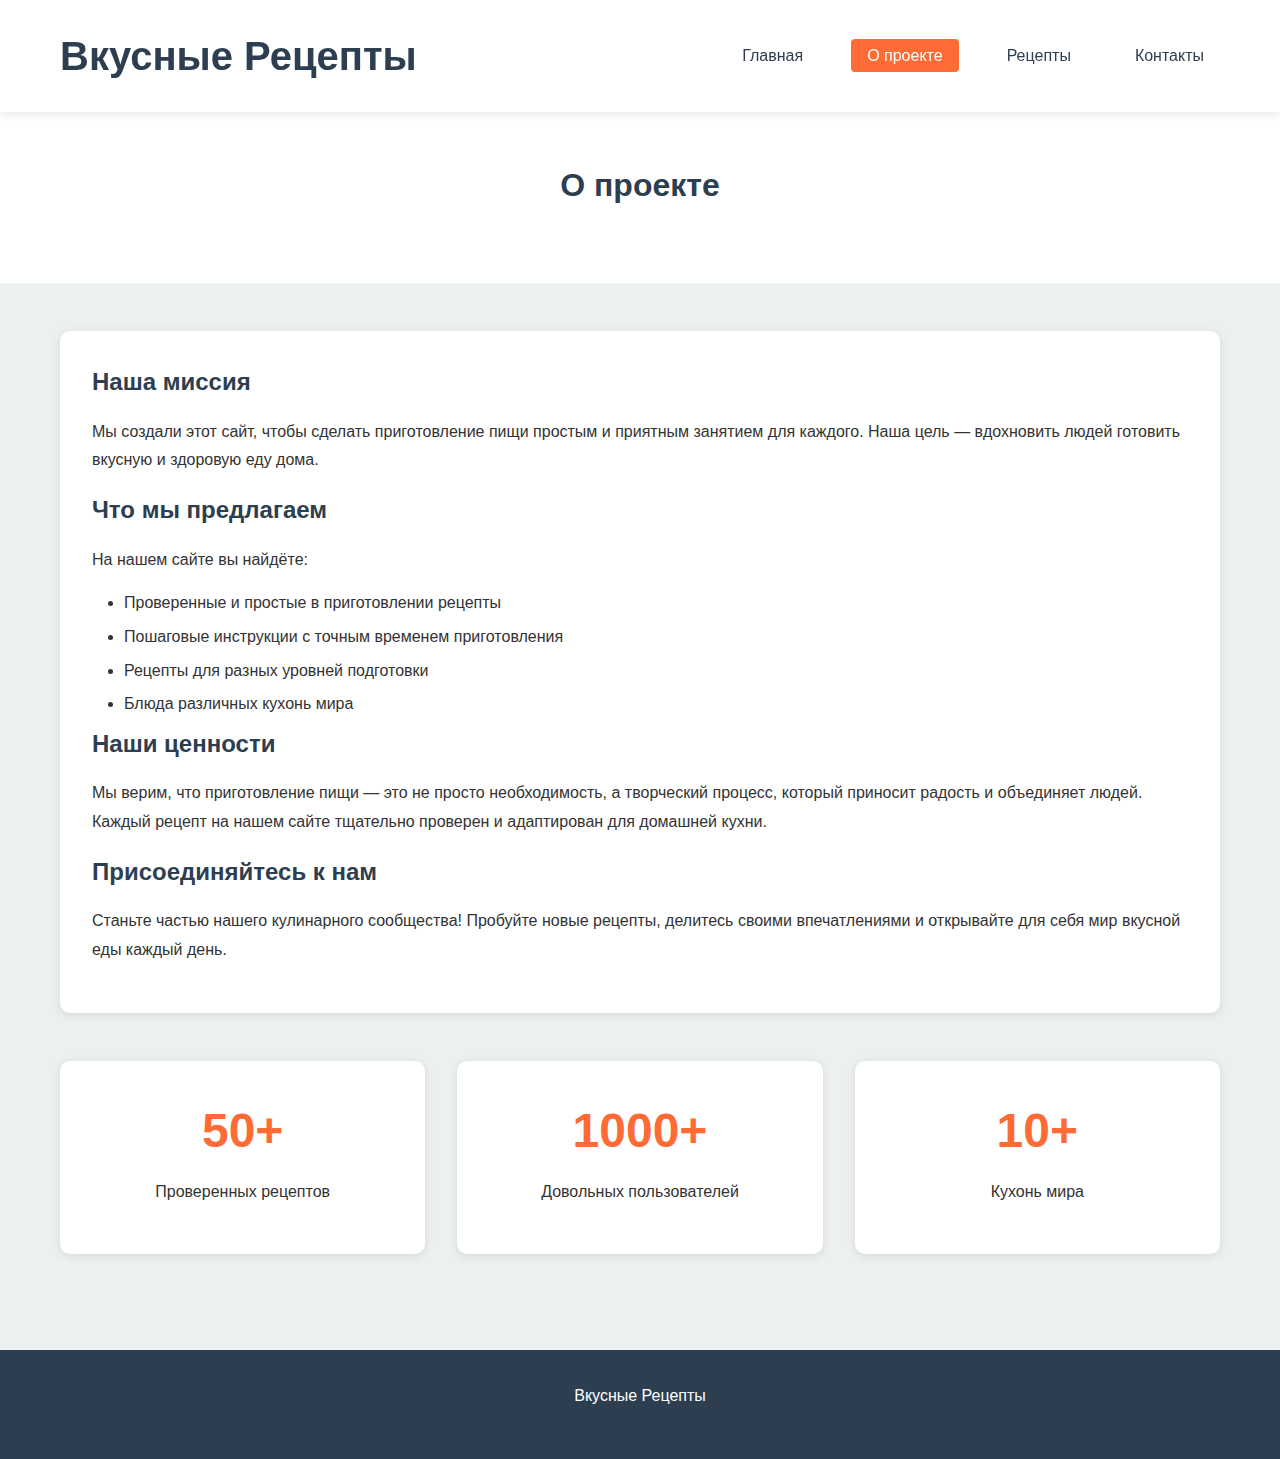
<file: pages/about.html>
<!DOCTYPE html>
<html lang="ru">
<head>
    <meta charset="UTF-8">
    <meta name="viewport" content="width=device-width, initial-scale=1.0">
    <title>О проекте - Вкусные Рецепты</title>
    <link rel="stylesheet" href="../css/reset.css">
    <link rel="stylesheet" href="../css/base.css">
    <link rel="stylesheet" href="../css/layout.css">
    <link rel="stylesheet" href="../css/components.css">
</head>
<body>
    <header>
        <div class="container">
            <h1>Вкусные Рецепты</h1>
            <nav>
                <ul>
                    <li><a href="../index.html">Главная</a></li>
                    <li><a href="about.html" class="active">О проекте</a></li>
                    <li><a href="recipes.html">Рецепты</a></li>
                    <li><a href="contacts.html">Контакты</a></li>
                </ul>
            </nav>
        </div>
    </header>

    <main>
        <section class="page-header">
            <div class="container">
                <h2>О проекте</h2>
            </div>
        </section>

        <section class="about-content">
            <div class="container">
                <article>
                    <h3>Наша миссия</h3>
                    <p>Мы создали этот сайт, чтобы сделать приготовление пищи простым и приятным занятием для каждого. Наша цель — вдохновить людей готовить вкусную и здоровую еду дома.</p>
                    
                    <h3>Что мы предлагаем</h3>
                    <p>На нашем сайте вы найдёте:</p>
                    <ul>
                        <li>Проверенные и простые в приготовлении рецепты</li>
                        <li>Пошаговые инструкции с точным временем приготовления</li>
                        <li>Рецепты для разных уровней подготовки</li>
                        <li>Блюда различных кухонь мира</li>
                    </ul>

                    <h3>Наши ценности</h3>
                    <p>Мы верим, что приготовление пищи — это не просто необходимость, а творческий процесс, который приносит радость и объединяет людей. Каждый рецепт на нашем сайте тщательно проверен и адаптирован для домашней кухни.</p>

                    <h3>Присоединяйтесь к нам</h3>
                    <p>Станьте частью нашего кулинарного сообщества! Пробуйте новые рецепты, делитесь своими впечатлениями и открывайте для себя мир вкусной еды каждый день.</p>
                </article>

                <div class="stats-grid">
                    <div class="stat-card">
                        <h4>50+</h4>
                        <p>Проверенных рецептов</p>
                    </div>
                    <div class="stat-card">
                        <h4>1000+</h4>
                        <p>Довольных пользователей</p>
                    </div>
                    <div class="stat-card">
                        <h4>10+</h4>
                        <p>Кухонь мира</p>
                    </div>
                </div>
            </div>
        </section>
    </main>

    <footer>
        <div class="container">
            <p>Вкусные Рецепты</p>
        </div>
    </footer>
</body>
</html>
</file>
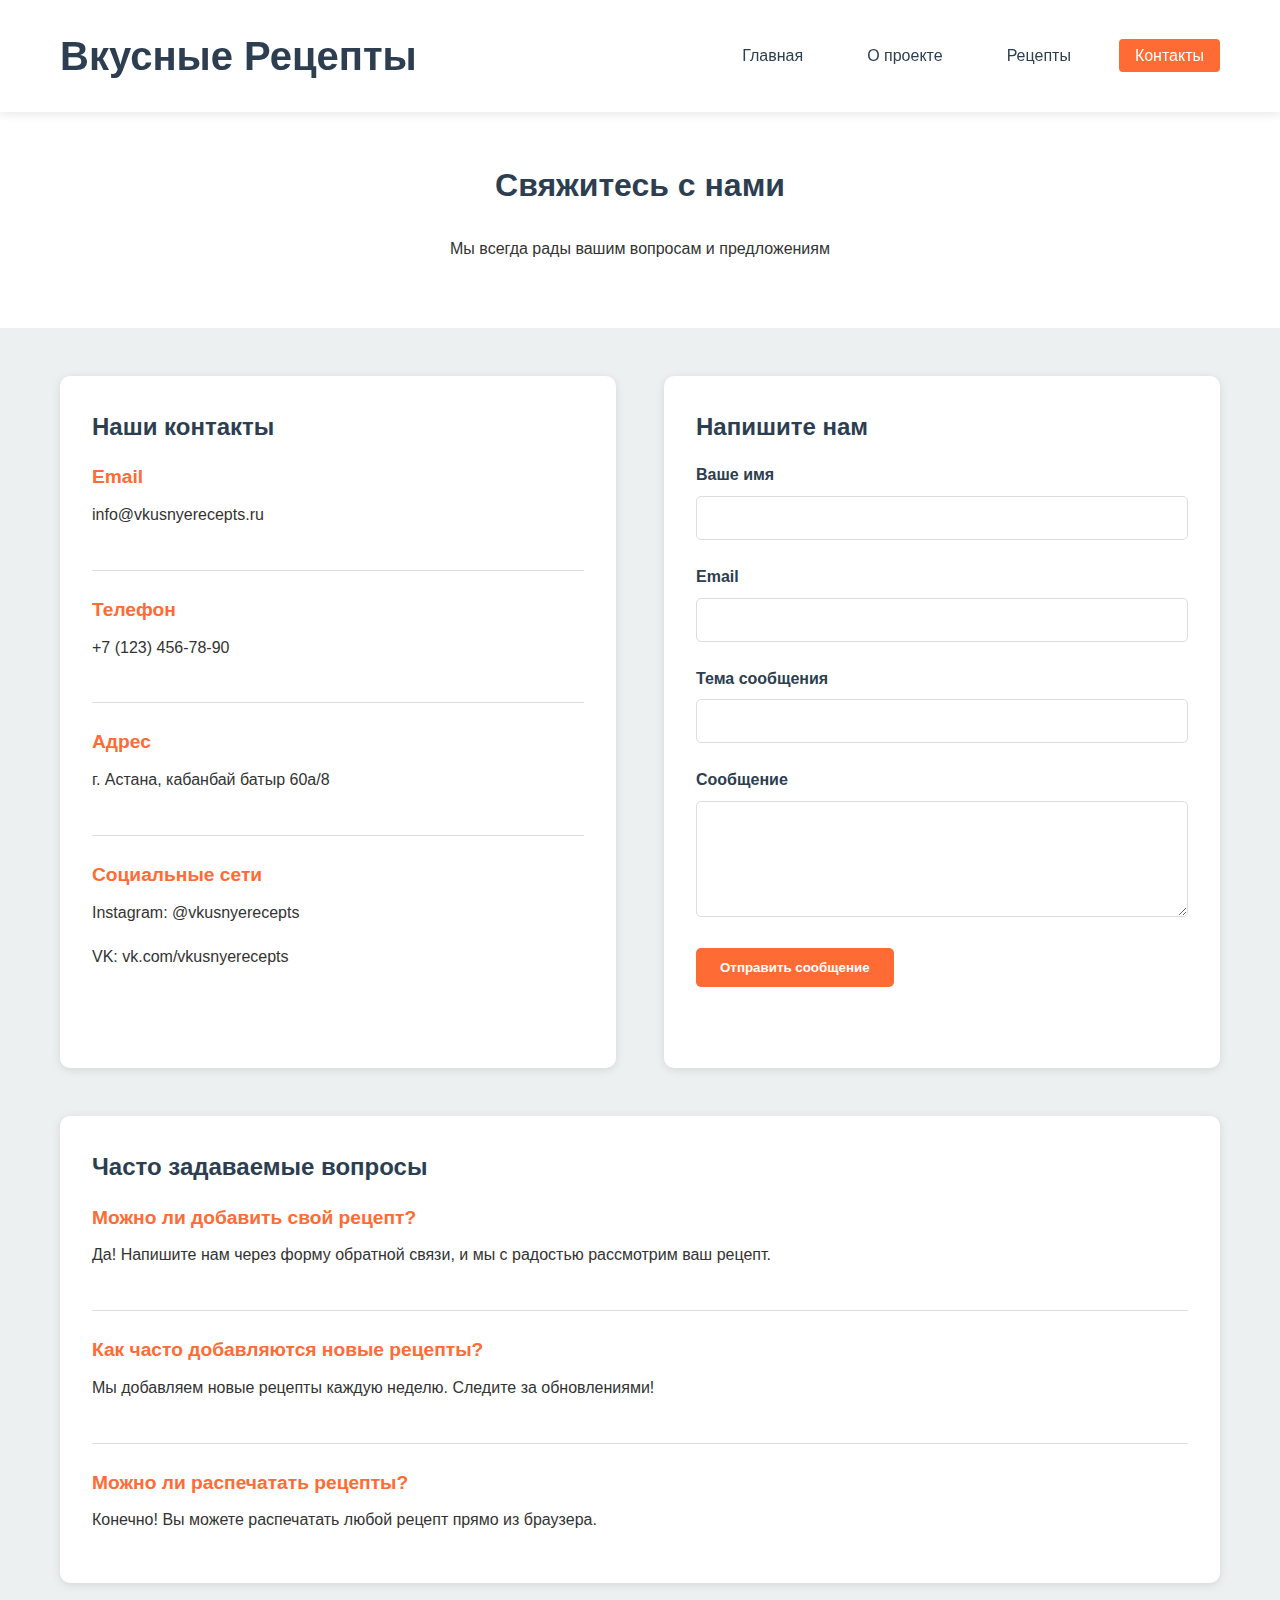
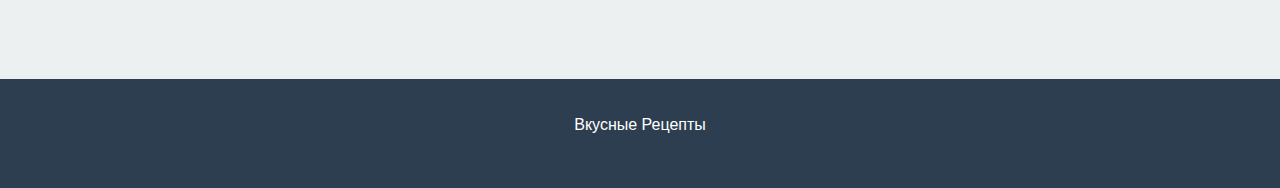
<file: pages/contacts.html>
<!DOCTYPE html>
<html lang="ru">
<head>
    <meta charset="UTF-8">
    <meta name="viewport" content="width=device-width, initial-scale=1.0">
    <title>Контакты - Вкусные Рецепты</title>
    <link rel="stylesheet" href="../css/reset.css">
    <link rel="stylesheet" href="../css/base.css">
    <link rel="stylesheet" href="../css/layout.css">
    <link rel="stylesheet" href="../css/components.css">
</head>
<body>
    <header>
        <div class="container">
            <h1>Вкусные Рецепты</h1>
            <nav>
                <ul>
                    <li><a href="../index.html">Главная</a></li>
                    <li><a href="about.html">О проекте</a></li>
                    <li><a href="recipes.html">Рецепты</a></li>
                    <li><a href="contacts.html" class="active">Контакты</a></li>
                </ul>
            </nav>
        </div>
    </header>

    <main>
        <section class="page-header">
            <div class="container">
                <h2>Свяжитесь с нами</h2>
                <p>Мы всегда рады вашим вопросам и предложениям</p>
            </div>
        </section>

        <section class="contacts-content">
            <div class="container">
                <div class="contacts-grid">
                    <div class="contact-info">
                        <h3>Наши контакты</h3>
                        <div class="contact-item">
                            <h4>Email</h4>
                            <p>info@vkusnyerecepts.ru</p>
                        </div>
                        <div class="contact-item">
                            <h4>Телефон</h4>
                            <p>+7 (123) 456-78-90</p>
                        </div>
                        <div class="contact-item">
                            <h4>Адрес</h4>
                            <p>г. Астана, кабанбай батыр 60а/8</p>
                        </div>
                        <div class="contact-item">
                            <h4>Социальные сети</h4>
                            <p>Instagram: @vkusnyerecepts</p>
                            <p>VK: vk.com/vkusnyerecepts</p>
                        </div>
                    </div>

                    <div class="contact-form-wrapper">
                        <h3>Напишите нам</h3>
                        <form class="contact-form">
                            <div class="form-group">
                                <label for="name">Ваше имя</label>
                                <input type="text" id="name" name="name" required>
                            </div>
                            <div class="form-group">
                                <label for="email">Email</label>
                                <input type="email" id="email" name="email" required>
                            </div>
                            <div class="form-group">
                                <label for="subject">Тема сообщения</label>
                                <input type="text" id="subject" name="subject" required>
                            </div>
                            <div class="form-group">
                                <label for="message">Сообщение</label>
                                <textarea id="message" name="message" rows="5" required></textarea>
                            </div>
                            <button type="submit" class="btn">Отправить сообщение</button>
                        </form>
                    </div>
                </div>

                <div class="faq-section">
                    <h3>Часто задаваемые вопросы</h3>
                    <div class="faq-item">
                        <h4>Можно ли добавить свой рецепт?</h4>
                        <p>Да! Напишите нам через форму обратной связи, и мы с радостью рассмотрим ваш рецепт.</p>
                    </div>
                    <div class="faq-item">
                        <h4>Как часто добавляются новые рецепты?</h4>
                        <p>Мы добавляем новые рецепты каждую неделю. Следите за обновлениями!</p>
                    </div>
                    <div class="faq-item">
                        <h4>Можно ли распечатать рецепты?</h4>
                        <p>Конечно! Вы можете распечатать любой рецепт прямо из браузера.</p>
                    </div>
                </div>
            </div>
        </section>
    </main>

    <footer>
        <div class="container">
            <p>Вкусные Рецепты</p>
        </div>
    </footer>
</body>
</html>
</file>
<file: css/base.css>
:root {
    --primary-color: #ff6b35;
    --secondary-color: #f7931e;
    --dark-color: #2c3e50;
    --light-color: #ecf0f1;
    --white-color: #ffffff;
    --text-color: #333333;
    --border-color: #ddd;
    --shadow: 0 2px 10px rgba(0, 0, 0, 0.1);
}

body {
    font-family: 'Arial', 'Helvetica', sans-serif;
    color: var(--text-color);
    background-color: var(--light-color);
}

h1 {
    font-size: 2.5rem;
    font-weight: 700;
    color: var(--dark-color);
}

h2 {
    font-size: 2rem;
    font-weight: 600;
    color: var(--dark-color);
    margin-bottom: 1.5rem;
}

h3 {
    font-size: 1.5rem;
    font-weight: 600;
    color: var(--dark-color);
    margin-bottom: 1rem;
}

h4 {
    font-size: 1.2rem;
    font-weight: 600;
    color: var(--dark-color);
    margin-bottom: 0.5rem;
}

p {
    margin-bottom: 1rem;
    line-height: 1.8;
}

a {
    transition: color 0.3s ease;
}

a:hover {
    color: var(--primary-color);
}

/* Адаптивная типографика */
@media (max-width: 768px) {
    h1 {
        font-size: 2rem;
    }
    
    h2 {
        font-size: 1.5rem;
    }
    
    h3 {
        font-size: 1.3rem;
    }
}
</file>
<file: css/layout.css>
.container {
    max-width: 1200px;
    margin: 0 auto;
    padding: 0 20px;
}

/* Header */
header {
    background-color: var(--white-color);
    box-shadow: var(--shadow);
    position: sticky;
    top: 0;
    z-index: 100;
}

header .container {
    display: flex;
    justify-content: space-between;
    align-items: center;
    padding: 1.5rem 20px;
}

/* Navigation */
nav ul {
    display: flex;
    gap: 2rem;
}

/* Main content */
main {
    min-height: calc(100vh - 200px);
}

section {
    padding: 3rem 0;
}

/* Grid layouts */
.recipe-grid {
    display: grid;
    grid-template-columns: repeat(auto-fit, minmax(300px, 1fr));
    gap: 2rem;
}

.features-grid {
    display: grid;
    grid-template-columns: repeat(auto-fit, minmax(250px, 1fr));
    gap: 2rem;
    margin-top: 2rem;
}

.stats-grid {
    display: grid;
    grid-template-columns: repeat(auto-fit, minmax(200px, 1fr));
    gap: 2rem;
    margin-top: 3rem;
}

.contacts-grid {
    display: grid;
    grid-template-columns: 1fr 1fr;
    gap: 3rem;
    margin-bottom: 3rem;
}

/* Hero section */
.hero {
    background: linear-gradient(135deg, var(--primary-color), var(--secondary-color));
    color: var(--white-color);
    text-align: center;
    padding: 5rem 0;
}

/* Page header */
.page-header {
    background-color: var(--white-color);
    text-align: center;
    padding: 3rem 0;
}

/* Footer */
footer {
    background-color: var(--dark-color);
    color: var(--white-color);
    text-align: center;
    padding: 2rem 0;
    margin-top: 3rem;
}

/* Responsive adjustments */
@media (max-width: 768px) {
    header .container {
        flex-direction: column;
        gap: 1rem;
    }
    
    nav ul {
        flex-direction: column;
        gap: 0.5rem;
        text-align: center;
    }
    
    .recipe-grid {
        grid-template-columns: 1fr;
    }
    
    .contacts-grid {
        grid-template-columns: 1fr;
    }
    
    .hero {
        padding: 3rem 0;
    }
}

@media (min-width: 769px) and (max-width: 1024px) {
    .recipe-grid {
        grid-template-columns: repeat(2, 1fr);
    }
}
</file>
<file: css/components.css>
nav a {
    color: var(--dark-color);
    font-weight: 500;
    padding: 0.5rem 1rem;
    border-radius: 4px;
    transition: all 0.3s ease;
}

nav a:hover,
nav a.active {
    background-color: var(--primary-color);
    color: var(--white-color);
}

/* Buttons */
.btn {
    display: inline-block;
    padding: 0.75rem 1.5rem;
    background-color: var(--primary-color);
    color: var(--white-color);
    border-radius: 5px;
    font-weight: 600;
    transition: all 0.3s ease;
    cursor: pointer;
}

.btn:hover {
    background-color: var(--secondary-color);
    transform: translateY(-2px);
    box-shadow: var(--shadow);
}

/* Recipe cards */
.recipe-card {
    background-color: var(--white-color);
    border-radius: 10px;
    overflow: hidden;
    box-shadow: var(--shadow);
    transition: transform 0.3s ease;
}

.recipe-card:hover {
    transform: translateY(-5px);
}

.recipe-image {
    height: 200px;
    background: linear-gradient(135deg, #ffeaa7, #fdcb6e);
    display: flex;
    align-items: center;
    justify-content: center;
    color: var(--white-color);
    font-size: 3rem;
}

.recipe-content {
    padding: 1.5rem;
}

.recipe-meta {
    display: flex;
    gap: 1rem;
    margin: 1rem 0;
    color: #666;
    font-size: 0.9rem;
}

.recipe-details {
    margin-top: 1.5rem;
    padding-top: 1.5rem;
    border-top: 1px solid var(--border-color);
}

.recipe-details ul,
.recipe-details ol {
    margin-left: 1.5rem;
    margin-bottom: 1rem;
}

.recipe-details ul {
    list-style: disc;
}

.recipe-details ol {
    list-style: decimal;
}

.recipe-details li {
    margin-bottom: 0.5rem;
}

/* Feature cards */
.feature {
    background-color: var(--white-color);
    padding: 2rem;
    border-radius: 10px;
    box-shadow: var(--shadow);
    text-align: center;
}

.feature h3 {
    color: var(--primary-color);
    margin-bottom: 1rem;
}

/* Stat cards */
.stat-card {
    background-color: var(--white-color);
    padding: 2rem;
    border-radius: 10px;
    box-shadow: var(--shadow);
    text-align: center;
}

.stat-card h4 {
    font-size: 3rem;
    color: var(--primary-color);
    margin-bottom: 0.5rem;
}

/* About content */
.about-content article {
    background-color: var(--white-color);
    padding: 2rem;
    border-radius: 10px;
    box-shadow: var(--shadow);
    margin-bottom: 2rem;
}

.about-content ul {
    list-style: disc;
    margin-left: 2rem;
    margin-top: 1rem;
}

.about-content li {
    margin-bottom: 0.5rem;
}

/* Contact components */
.contact-info {
    background-color: var(--white-color);
    padding: 2rem;
    border-radius: 10px;
    box-shadow: var(--shadow);
}

.contact-item {
    margin-bottom: 1.5rem;
    padding-bottom: 1.5rem;
    border-bottom: 1px solid var(--border-color);
}

.contact-item:last-child {
    border-bottom: none;
}

.contact-item h4 {
    color: var(--primary-color);
}

/* Contact form */
.contact-form-wrapper {
    background-color: var(--white-color);
    padding: 2rem;
    border-radius: 10px;
    box-shadow: var(--shadow);
}

.form-group {
    margin-bottom: 1.5rem;
}

.form-group label {
    display: block;
    margin-bottom: 0.5rem;
    font-weight: 600;
    color: var(--dark-color);
}

.form-group input,
.form-group textarea {
    width: 100%;
    padding: 0.75rem;
    border: 1px solid var(--border-color);
    border-radius: 5px;
    transition: border-color 0.3s ease;
}

.form-group input:focus,
.form-group textarea:focus {
    outline: none;
    border-color: var(--primary-color);
}

/* FAQ section */
.faq-section {
    background-color: var(--white-color);
    padding: 2rem;
    border-radius: 10px;
    box-shadow: var(--shadow);
    margin-top: 3rem;
}

.faq-item {
    margin-bottom: 1.5rem;
    padding-bottom: 1.5rem;
    border-bottom: 1px solid var(--border-color);
}

.faq-item:last-child {
    border-bottom: none;
    margin-bottom: 0;
    padding-bottom: 0;
}

.faq-item h4 {
    color: var(--primary-color);
}

/* Responsive components */
@media (max-width: 768px) {
    .recipe-meta {
        flex-direction: column;
        gap: 0.5rem;
    }
    
    nav a {
        display: block;
        width: 100%;
    }
}
</file>
